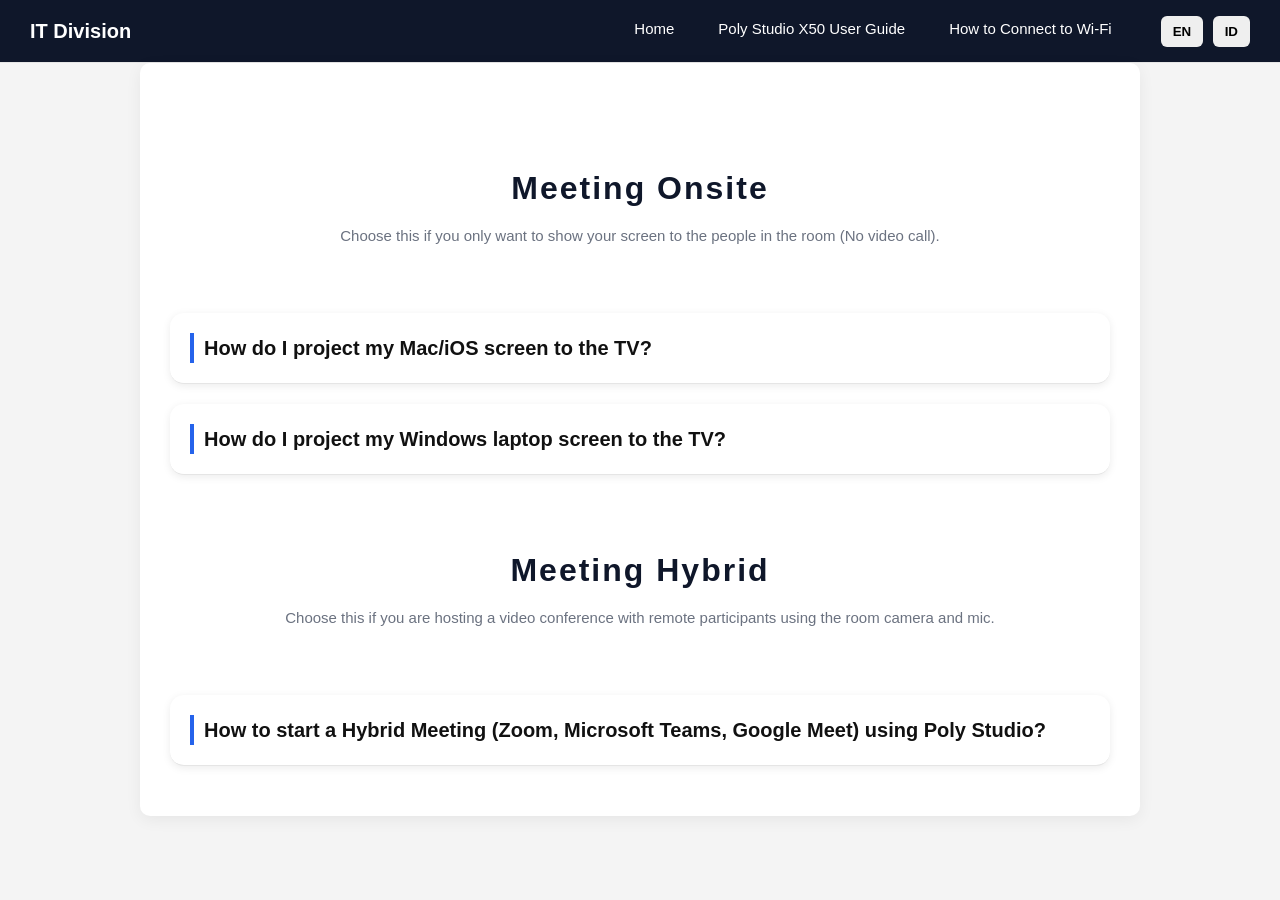
<file: index.html>
<!DOCTYPE html>
<html lang="en">
<head>

<meta charset="UTF-8">
<meta name="viewport" content="width=device-width, initial-scale=1.0">

<title>Meeting Room Guide</title>

<link href="https://fonts.googleapis.com/css2?family=Inter:wght@400;600;700&display=swap" rel="stylesheet">

<link rel="stylesheet" href="style.css">

<style>

body{
  margin:0;
  font-family:'Inter', sans-serif;
  background:#f4f4f4;
}

.navbar{
  background:#0f172a;
  color:white;
  padding:15px 30px;
  display:flex;
  justify-content:space-between;
  align-items:center;
  flex-wrap:wrap;
}

.logo{
  font-weight:700;
  font-size:20px;
}

.menu{
  display:flex;
  align-items:center;
  flex-wrap:wrap;
}

.menu a{
  color:white;
  text-decoration:none;
  margin-left:20px;
  font-size:15px;
}

.container{
  max-width:1000px;
  margin:auto;
  padding:30px;
}

.header{
  margin-top:30px;
  margin-bottom:20px;
}

.header h1{
  color:#0f172a;
  font-size:32px;
  margin-bottom:10px;
}

.section-desc{
  color:#6b7280;
  font-size:15px;
  margin-top:0;
  margin-bottom:25px;
  line-height:1.6;
}

.article{
  background:white;
  padding:20px;
  border-radius:14px;
  margin-bottom:20px;
  box-shadow:0 2px 8px rgba(0,0,0,0.08);
  transition:0.2s;
}

.article:hover{
  transform:translateY(-3px);
}

.article a{
  text-decoration:none;
  color:#111827;
}

.article h2{
  margin:0;
  font-size:20px;
  line-height:1.5;
}

.lang-switch{
  margin-left:20px;
}

.lang-switch button{
  padding:8px 12px;
  border:none;
  border-radius:6px;
  cursor:pointer;
  margin-left:5px;
  font-weight:600;
}

.lang-switch button:hover{
  opacity:0.9;
}

@media(max-width:768px){

  .navbar{
    flex-direction:column;
    align-items:flex-start;
  }

  .menu{
    margin-top:15px;
  }

  .menu a{
    margin-left:0;
    margin-right:15px;
    margin-bottom:10px;
  }

  .lang-switch{
    margin-left:0;
  }

}

</style>

</head>

<body>

<!-- NAVBAR -->
<div class="navbar">

  <div class="logo">
    IT Division
  </div>

  <div class="menu">

    <a href="index.html" id="navHome">
      Home
    </a>

    <a href="polycom.html" id="navPolycom">
      Poly Studio X50 User Guide
    </a>

    <a href="access_wifi.html" id="navWifi">
      How to Connect to Wi-Fi
    </a>

    <span class="lang-switch">
      <button onclick="setLanguage('en')">EN</button>
      <button onclick="setLanguage('id')">ID</button>
    </span>

  </div>

</div>

<!-- CONTENT -->
<div class="container">

  <!-- ONSITE -->
  <div class="header">

    <h1 id="onsiteTitle">
      Meeting Onsite
    </h1>

    <p class="section-desc" id="onsiteDesc">
      Choose this if you only want to show your screen to the people in the room (No video call).
    </p>

  </div>

  <div class="article">
    <h2>
      <a href="panduan_Apple.html" id="article1">
        How do I project my Mac/iOS screen to the TV?
      </a>
    </h2>
  </div>

  <div class="article">
    <h2>
      <a href="panduan_windows.html" id="article2">
        How do I project my Windows laptop screen to the TV?
      </a>
    </h2>
  </div>

  <!-- HYBRID -->
  <div class="header">

    <h1 id="hybridTitle">
      Meeting Hybrid
    </h1>

    <p class="section-desc" id="hybridDesc">
      Choose this if you are hosting a video conference with remote participants using the room camera and mic.
    </p>

  </div>

  <div class="article">
    <h2>
      <a href="polycom.html" id="article3">
        How to start a Hybrid Meeting (Zoom, Microsoft Teams, Google Meet) using Poly Studio?
      </a>
    </h2>
  </div>

</div>

<script>

function setLanguage(lang){

  const text = {

    en: {

      /* NAVBAR */
      navHome: "Home",
      navPolycom: "Poly Studio X50 User Guide",
      navWifi: "How to Connect to Wi-Fi",

      /* ONSITE */
      onsiteTitle: "Meeting Onsite",

      onsiteDesc:
      "Choose this if you only want to show your screen to the people in the room (No video call).",

      article1:
      "How do I project my Mac/iOS screen to the TV?",

      article2:
      "How do I project my Windows laptop screen to the TV?",

      /* HYBRID */
      hybridTitle: "Meeting Hybrid",

      hybridDesc:
      "Choose this if you are hosting a video conference with remote participants using the room camera and mic.",

      article3:
      "How do I connect to a Zoom meeting using Poly Studio X50?"
    },

    id: {

      /* NAVBAR */
      navHome: "Beranda",
      navPolycom: "Panduan Pengguna Poly Studio X50",
      navWifi: "Cara Menghubungkan ke Wi-Fi",

      /* ONSITE */
      onsiteTitle: "Meeting Onsite",

      onsiteDesc:
      "Pilih opsi ini jika Anda hanya ingin menampilkan layar kepada peserta yang berada di dalam ruangan (tanpa video conference).",

      article1:
      "Bagaimana cara menampilkan layar MacBook, iPad, atau iPhone ke TV?",

      article2:
      "Bagaimana cara menampilkan layar laptop Windows ke TV?",

      /* HYBRID */
      hybridTitle: "Meeting Hybrid",

      hybridDesc:
      "Pilih opsi ini jika Anda ingin mengadakan video conference dengan peserta yang berada di lokasi lain menggunakan kamera dan mikrofon yang tersedia di ruang meeting.",

      article3:
      "Bagaimana cara bergabung ke meeting Zoom menggunakan Poly Studio X50?"
    }

  };

  for(const key in text[lang]){
    document.getElementById(key).innerHTML = text[lang][key];
  }

}

</script>

</body>
</html>
</file>
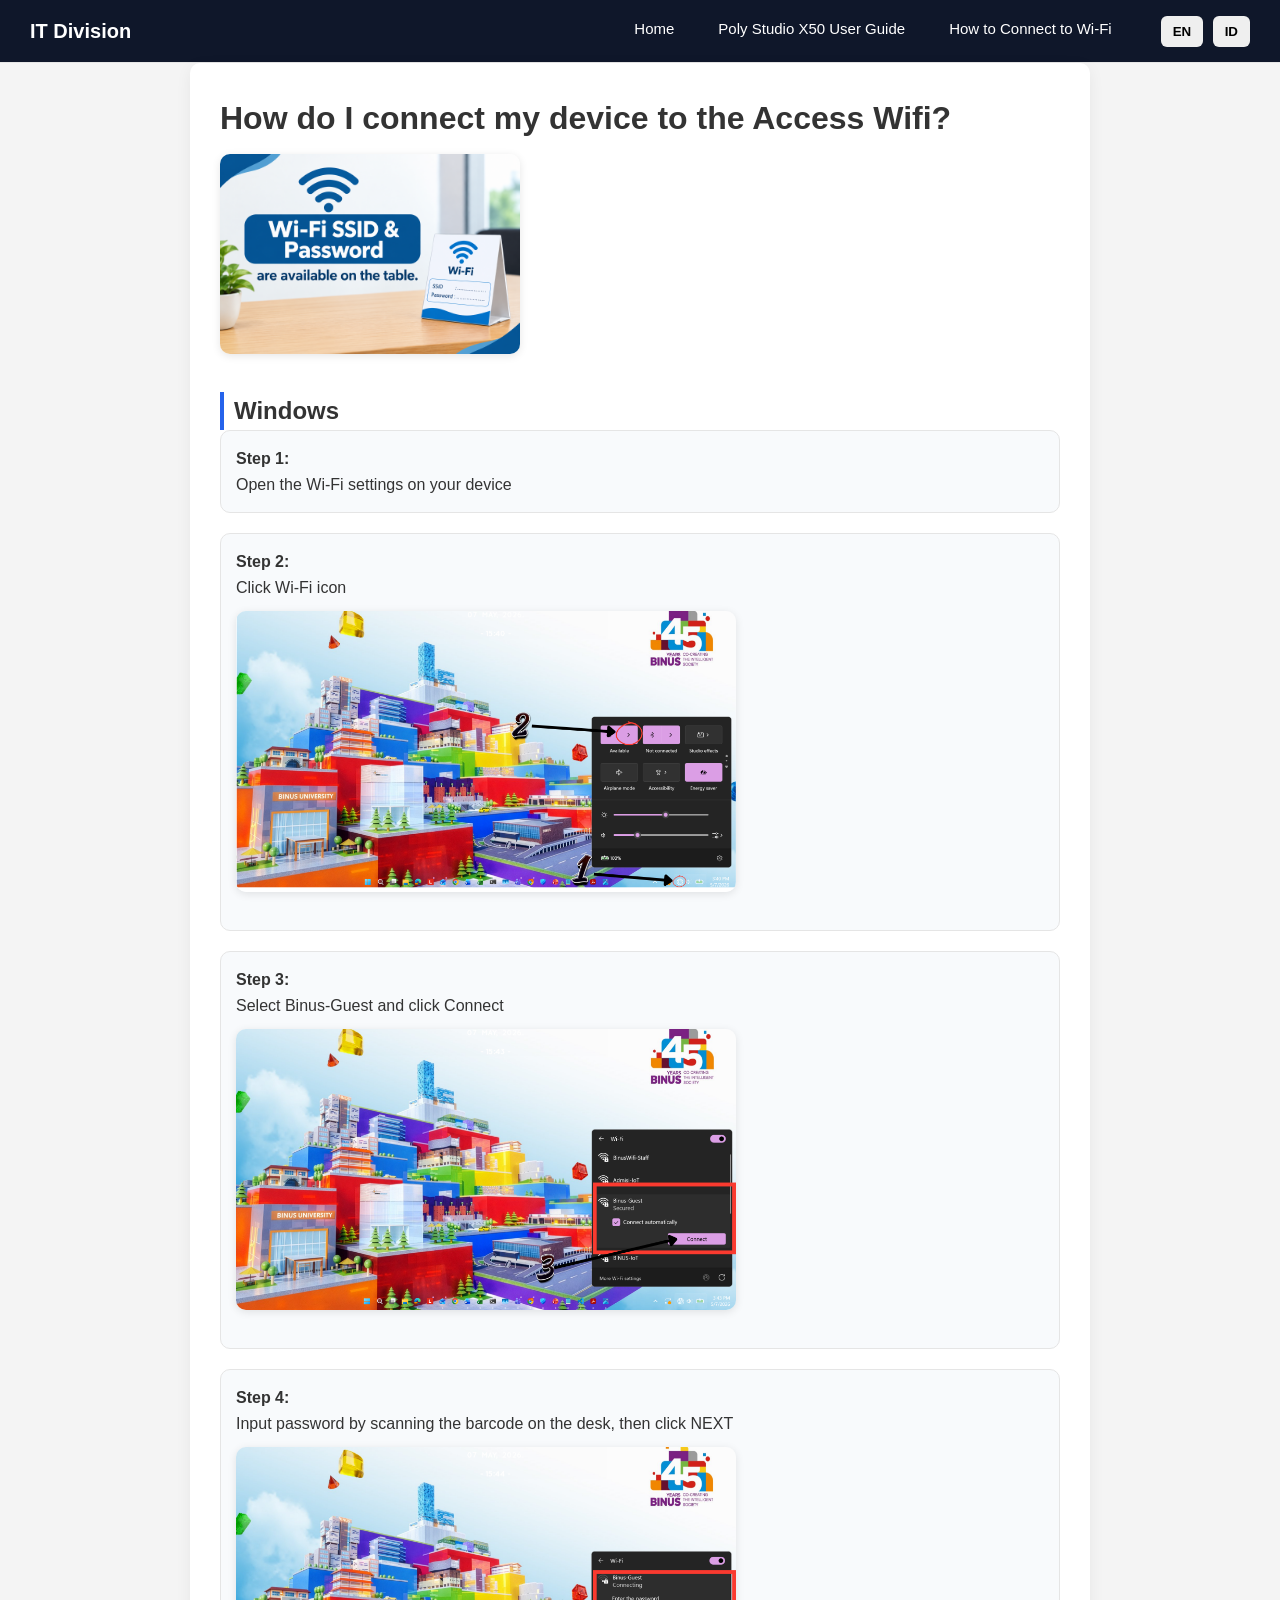
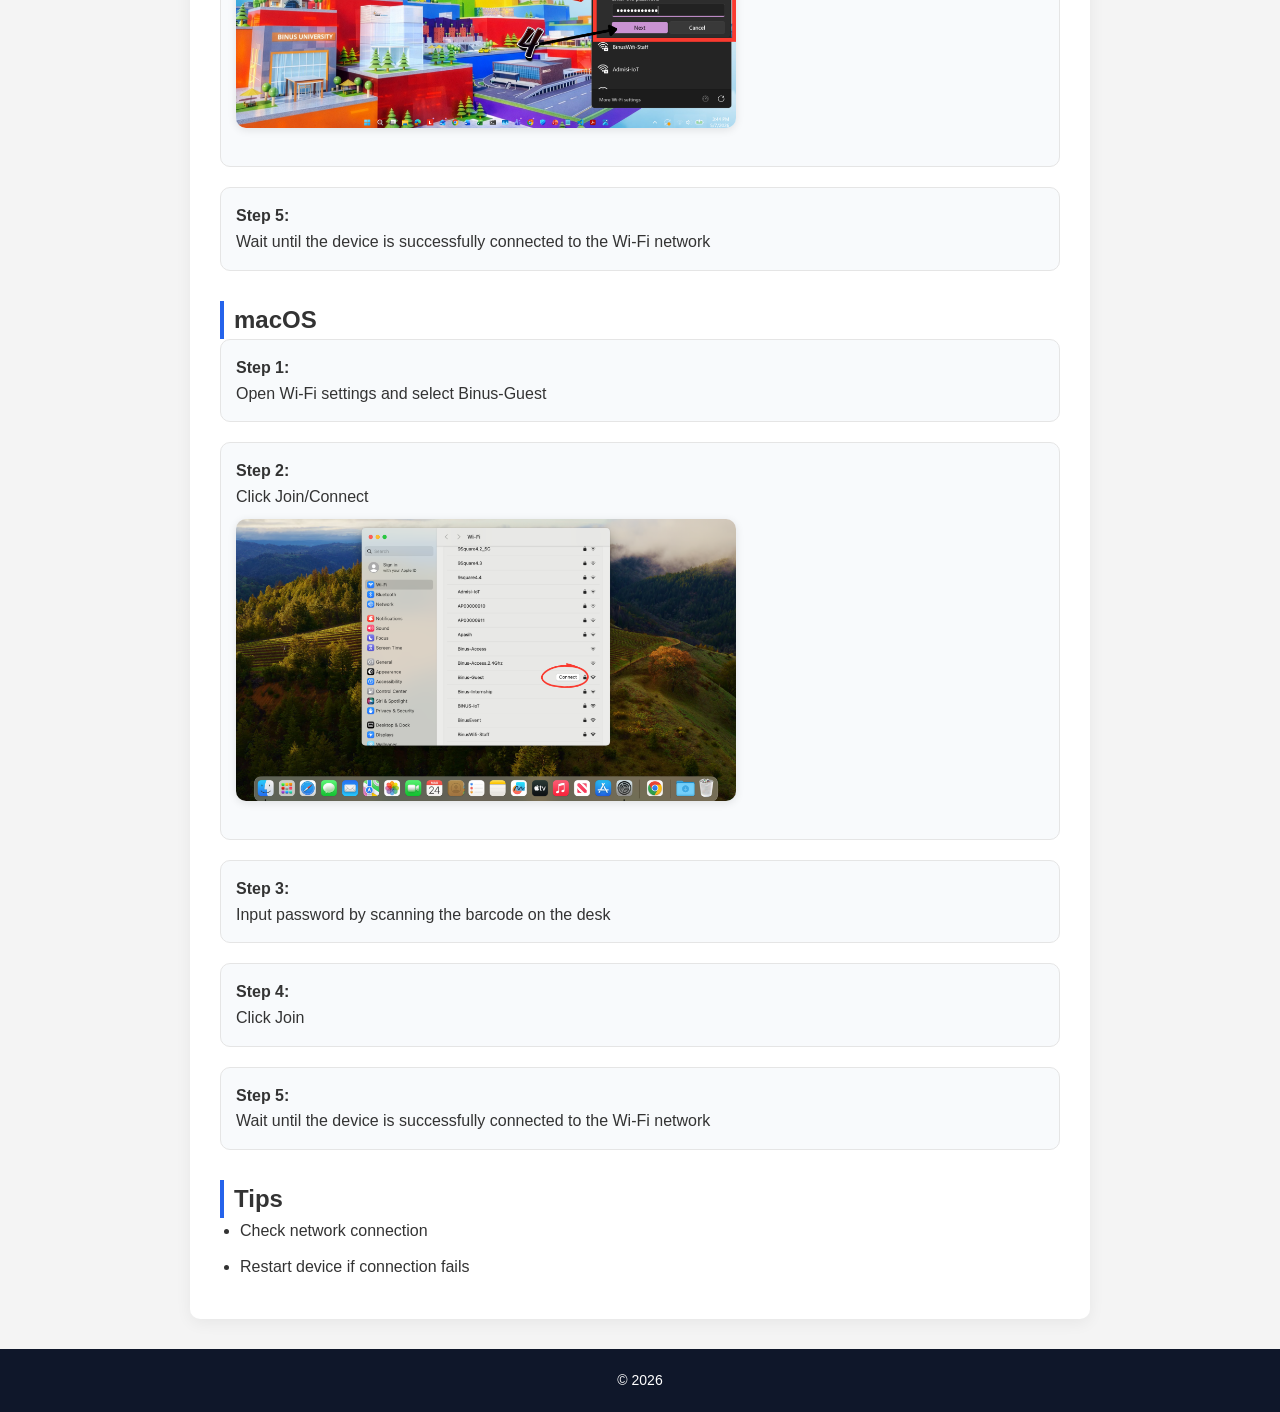
<file: access_wifi.html>
<!DOCTYPE html>
<html lang="en">
<head>
  <meta charset="UTF-8">
  <title>Access WiFi Guide</title>
  <meta name="viewport" content="width=device-width, initial-scale=1.0">

  <link rel="stylesheet" href="style.css">

  <style>

    body {
      font-family: Arial, sans-serif;
      margin: 0;
      background: #f4f4f4;
    }

    .navbar {
      background: #0f172a;
      color: white;
      padding: 15px 30px;
      display: flex;
      justify-content: space-between;
      align-items: center;
      flex-wrap: wrap;
    }

    .logo {
      font-size: 20px;
      font-weight: bold;
    }

    .menu {
      display: flex;
      align-items: center;
      flex-wrap: wrap;
    }

    .menu a {
      color: white;
      text-decoration: none;
      margin-left: 20px;
      font-size: 15px;
    }

    .container {
      max-width: 900px;
      margin: auto;
      background: white;
      padding: 30px;
    }

    .step {
      background: #f8fafc;
      padding: 15px;
      border-radius: 10px;
      margin-bottom: 20px;
    }

    img {
      border-radius: 10px;
      margin-top: 10px;
      box-shadow: 0 2px 8px rgba(0,0,0,0.1);
    }

    footer {
      text-align: center;
      padding: 20px;
      background: #0f172a;
      color: white;
      margin-top: 30px;
    }

    .lang-switch {
      margin-left: 20px;
    }

    .lang-switch button {
      padding: 8px 12px;
      border: none;
      border-radius: 6px;
      cursor: pointer;
      margin-left: 5px;
      font-weight: bold;
    }

    .lang-switch button:hover {
      opacity: 0.9;
    }

    @media(max-width:768px){

      .navbar{
        flex-direction: column;
        align-items: flex-start;
      }

      .menu{
        margin-top: 15px;
      }

      .menu a{
        margin-left: 0;
        margin-right: 15px;
        margin-bottom: 10px;
      }

      .lang-switch{
        margin-left: 0;
      }

    }

  </style>

</head>

<body>

<header>

  <div class="navbar">

    <div class="logo">
      IT Division
    </div>

    <div class="menu">

      <a href="index.html" id="navHome">
        Home
      </a>

      <a href="polycom.html" id="navPolycom">
        Poly Studio X50 User Guide
      </a>

      <a href="access_wifi.html" id="navWifi">
        How to Connect to Wi-Fi
      </a>

      <span class="lang-switch">
        <button onclick="setLanguage('en')">EN</button>
        <button onclick="setLanguage('id')">ID</button>
      </span>

    </div>

  </div>

</header>

<div class="container">

  <h1 id="title">
    How do I connect my device to the Access Wifi?
  </h1>

  <p>
    <img src="img/Access Wifi.png"
         style="width:70%; max-width:300px;">
  </p>

  <!-- WINDOWS -->
  <h2>Windows</h2>

  <div class="step">
    <strong>Step 1:</strong><br>

    <span id="win1">
      Open the Wi-Fi settings on your device
    </span>
  </div>

  <div class="step">
    <strong>Step 2:</strong><br>

    <span id="win2">
      Click Wi-Fi icon
    </span>

    <p>
      <img src="img/wifi1.png"
           style="width:80%; max-width:500px;">
    </p>
  </div>

  <div class="step">
    <strong>Step 3:</strong><br>

    <span id="win3">
      Select Binus-Guest and click Connect
    </span>

    <p>
      <img src="img/wifi2.png"
           style="width:80%; max-width:500px;">
    </p>
  </div>

  <div class="step">
    <strong>Step 4:</strong><br>

    <span id="win4">
      Input password by scanning the barcode on the desk, then click NEXT
    </span>

    <p>
      <img src="img/wifi3.png"
           style="width:80%; max-width:500px;">
    </p>
  </div>

  <div class="step">
    <strong>Step 5:</strong><br>

    <span id="win5">
      Wait until the device is successfully connected to the Wi-Fi network
    </span>
  </div>

  <!-- MACOS -->
  <h2>macOS</h2>

  <div class="step">
    <strong>Step 1:</strong><br>

    <span id="mac1">
      Open Wi-Fi settings and select Binus-Guest
    </span>
  </div>

  <div class="step">
    <strong>Step 2:</strong><br>

    <span id="mac2">
      Click Join/Connect
    </span>

    <p>
      <img src="img/Macos_wifi.png"
           style="width:80%; max-width:500px;">
    </p>
  </div>

  <div class="step">
    <strong>Step 3:</strong><br>

    <span id="mac3">
      Input password by scanning the barcode on the desk
    </span>
  </div>

  <div class="step">
    <strong>Step 4:</strong><br>

    <span id="mac4">
      Click Join
    </span>
  </div>

  <div class="step">
    <strong>Step 5:</strong><br>

    <span id="mac5">
      Wait until the device is successfully connected to the Wi-Fi network
    </span>
  </div>

  <!-- TIPS -->
  <h2 id="tipsTitle">
    Tips
  </h2>

  <ul>

   

    <li id="tip2">
      Check network connection
    </li>

    <li id="tip3">
      Restart device if connection fails
    </li>

  </ul>

</div>

<footer>
  © 2026
</footer>

<script>

function setLanguage(lang) {

  const text = {

    en: {

      /* NAVBAR */
      navHome: "Home",
      navPolycom: "Poly Studio X50 User Guide",
      navWifi: "How to Connect to Wi-Fi",

      /* PAGE */
      title: "How do I connect my device to the Access Wifi?",

      /* WINDOWS */
      win1: "Open the Wi-Fi settings on your device",
      win2: "Click Wi-Fi icon",
      win3: "Select Binus-Guest and click Connect",
      win4: "Input password by scanning the barcode on the desk, then click NEXT",
      win5: "Wait until the device is successfully connected to the Wi-Fi network",

      /* MACOS */
      mac1: "Open Wi-Fi settings and select Binus-Guest",
      mac2: "Click Join/Connect",
      mac3: "Input password by scanning the barcode on the desk",
      mac4: "Click Join",
      mac5: "Wait until the device is successfully connected to the Wi-Fi network",

      /* TIPS */
      tipsTitle: "Tips",
      tip2: "Check network connection",
      tip3: "Restart device if connection fails"
    },

    id: {

      /* NAVBAR */
      navHome: "Beranda",
      navPolycom: "Panduan Pengguna Poly Studio X50",
      navWifi: "Cara Menghubungkan ke Wi-Fi",

      /* PAGE */
      title: "Bagaimana cara menghubungkan perangkat ke Access Wifi?",

      /* WINDOWS */
      win1: "Buka pengaturan Wi-Fi pada perangkat",
      win2: "Klik ikon Wi-Fi",
      win3: "Pilih Binus-Guest lalu klik Connect",
      win4: "Masukkan password dengan scan barcode di meja lalu klik NEXT",
      win5: "Tunggu hingga perangkat berhasil terhubung ke jaringan Wi-Fi",

      /* MACOS */
      mac1: "Buka pengaturan Wi-Fi lalu pilih Binus-Guest",
      mac2: "Klik Join/Connect",
      mac3: "Masukkan password dengan scan barcode di meja",
      mac4: "Klik Join",
      mac5: "Tunggu hingga perangkat berhasil terhubung ke jaringan Wi-Fi",

      /* TIPS */
      tipsTitle: "Tips",
      
      tip2: "Periksa koneksi jaringan",
      tip3: "Restart perangkat jika koneksi gagal"
    }
  };

  for (const key in text[lang]) {
    document.getElementById(key).innerHTML = text[lang][key];
  }

}

</script>

</body>
</html>
</file>
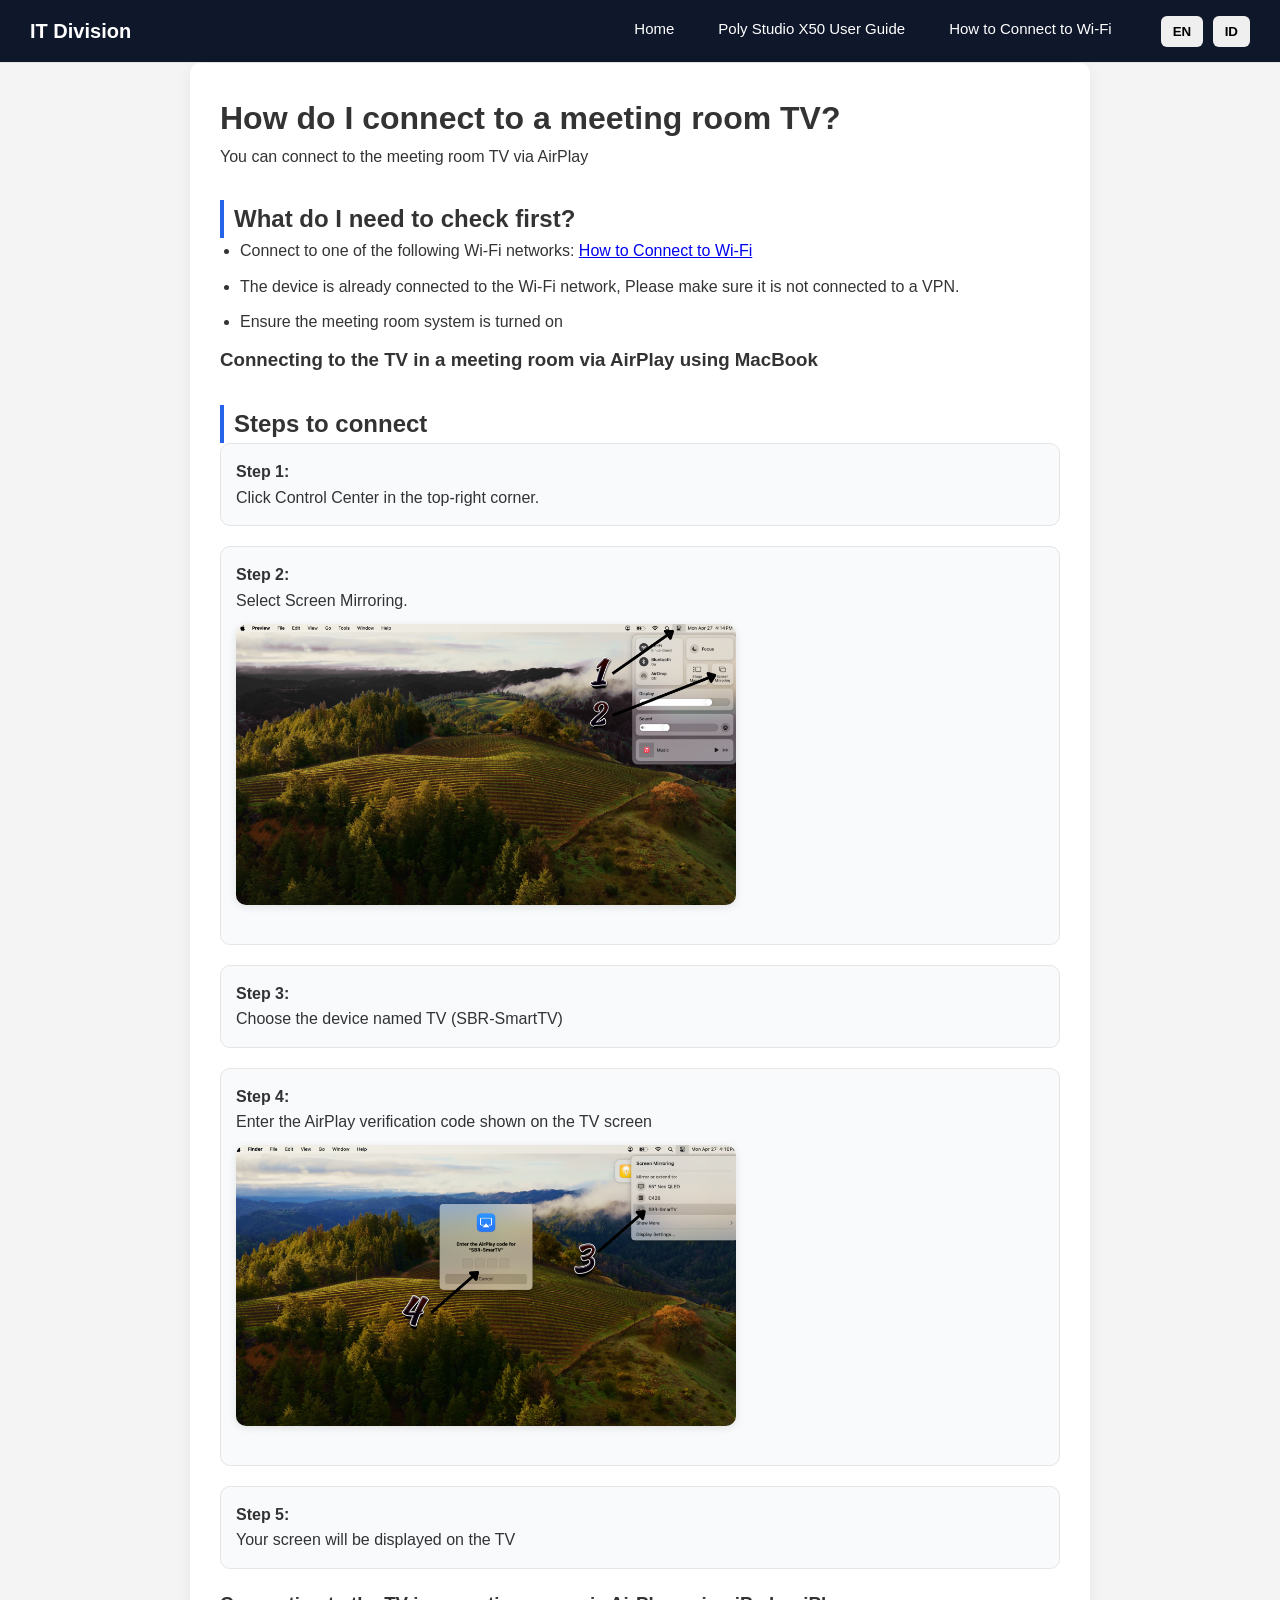
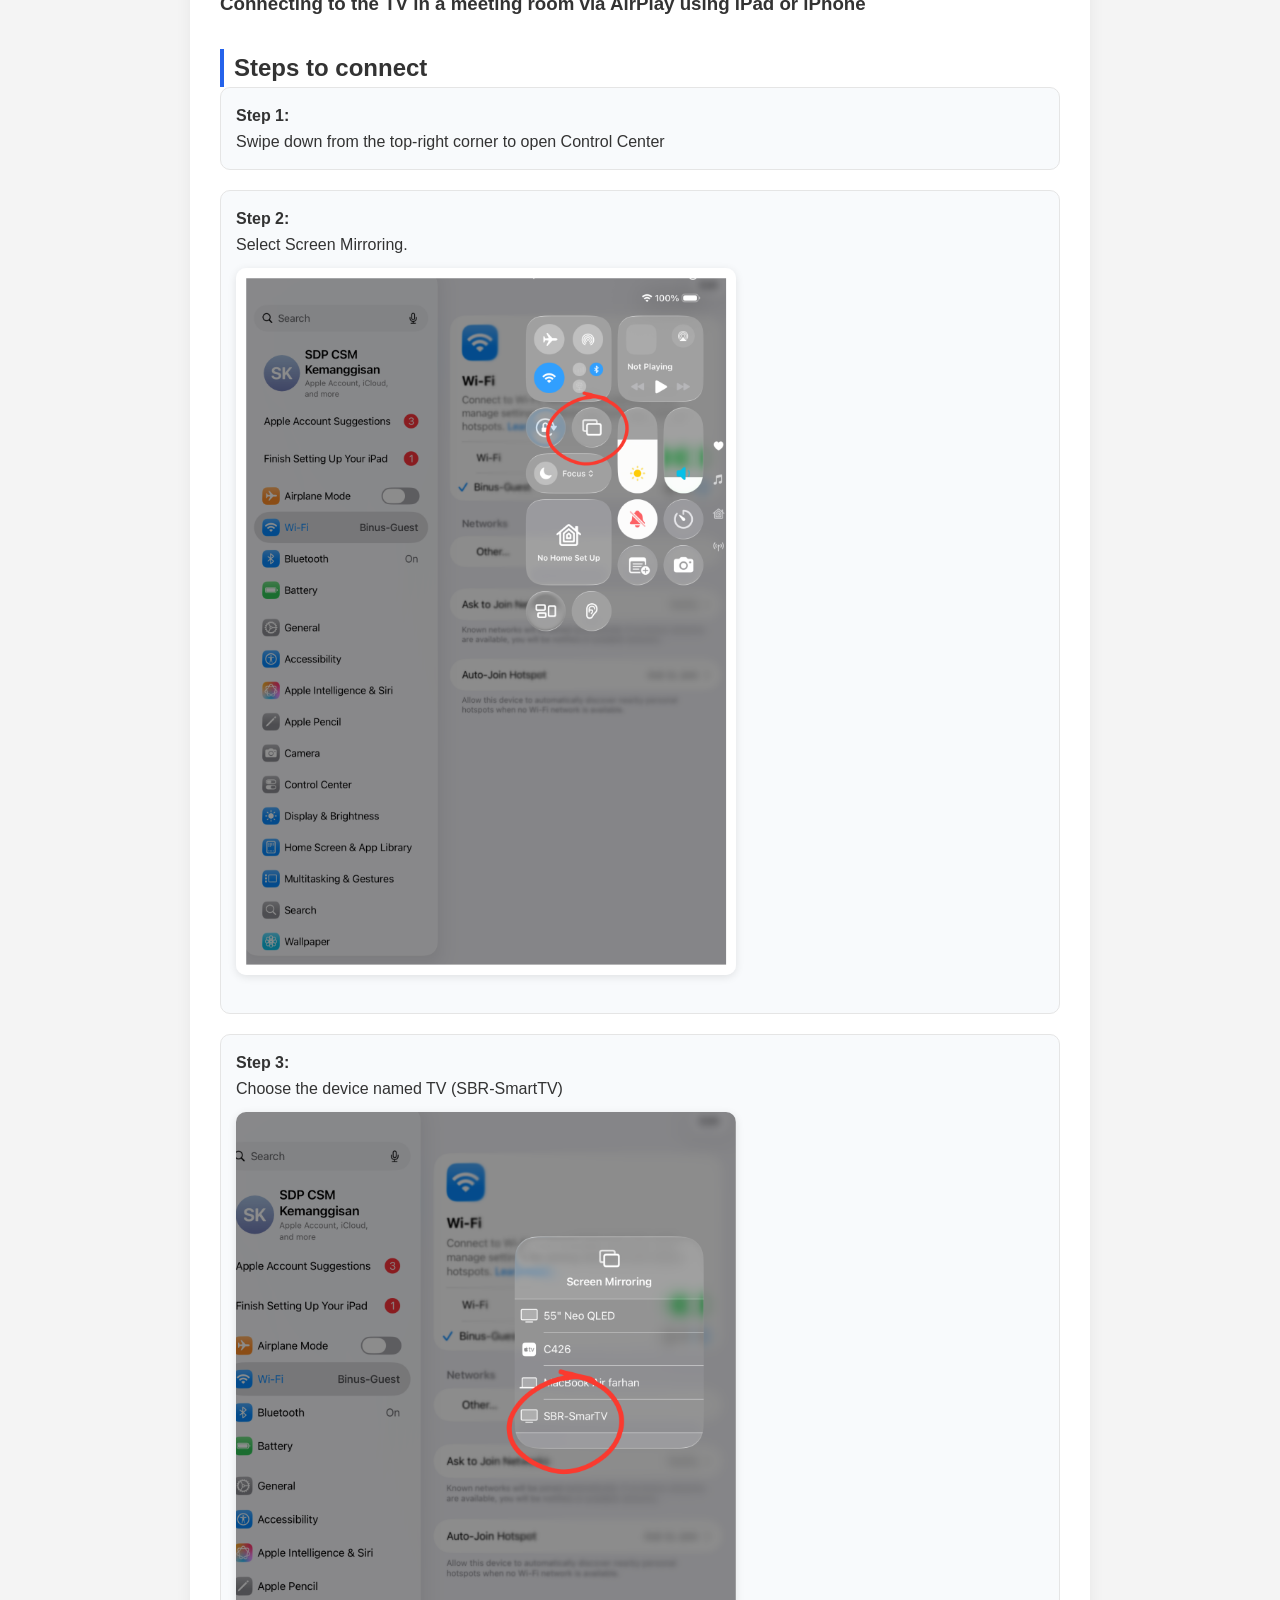
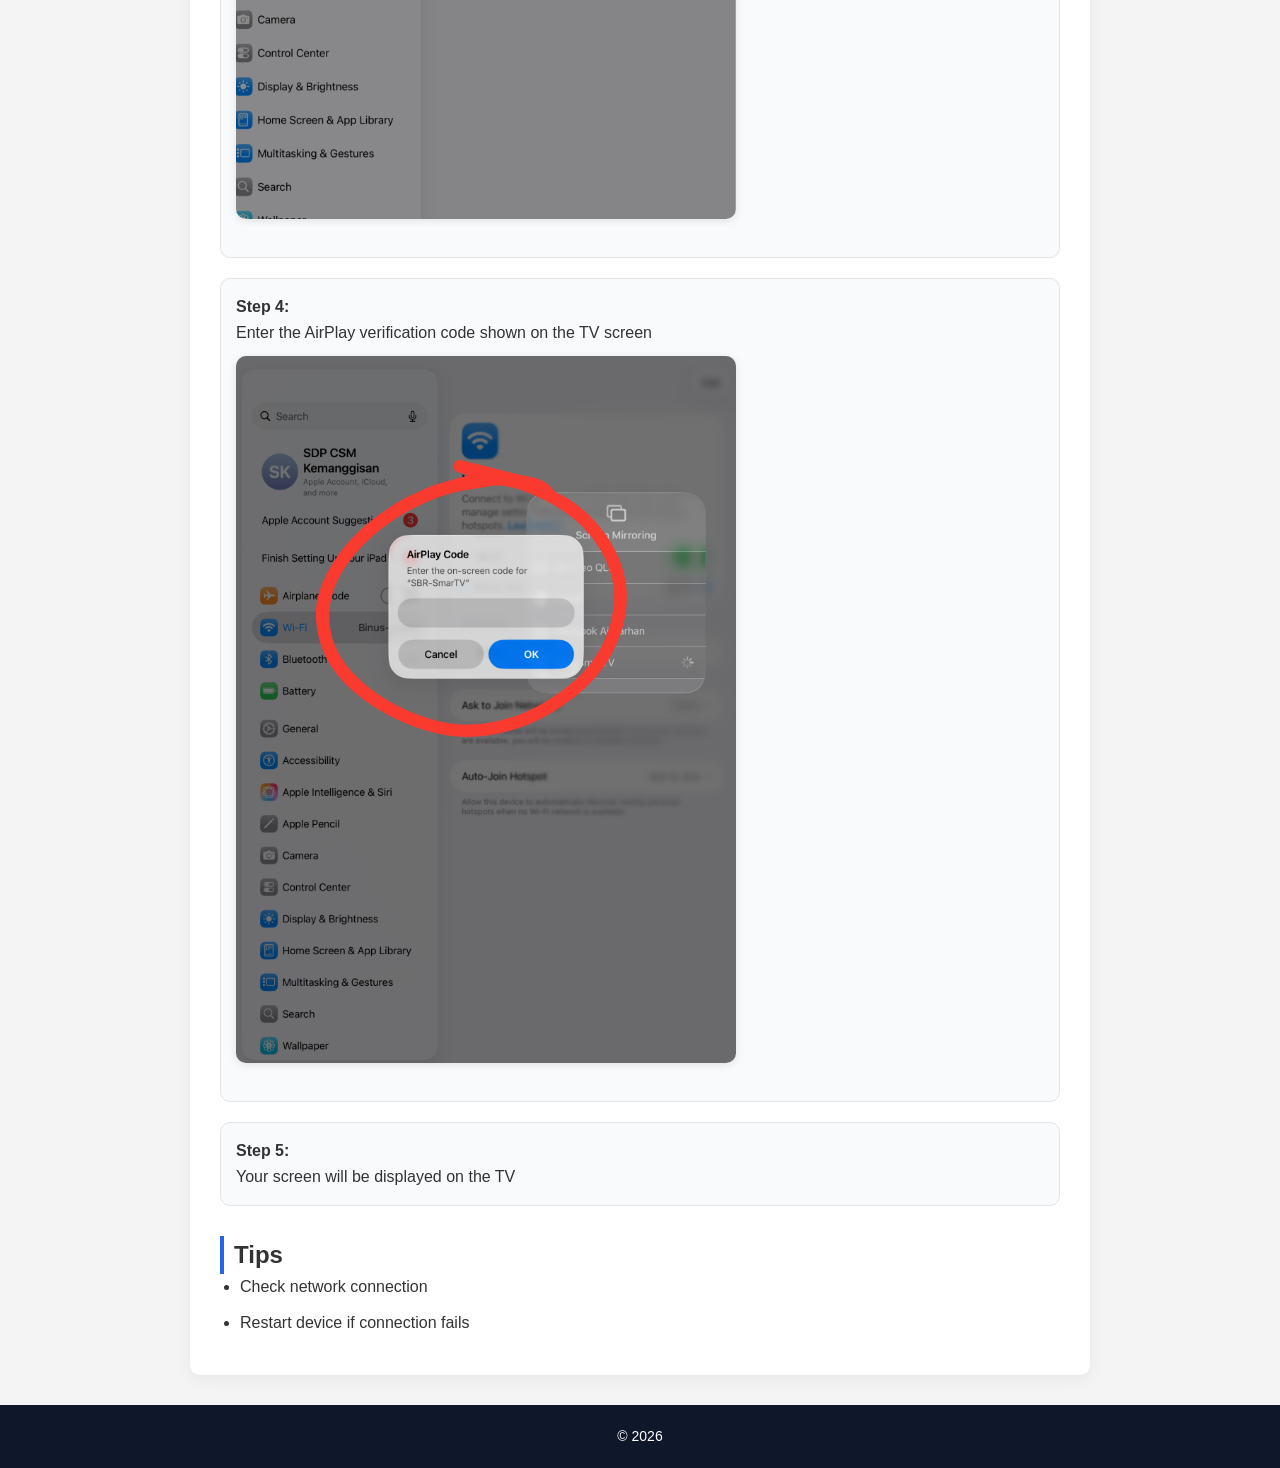
<file: panduan_Apple.html>
<!DOCTYPE html>
<html lang="en">
<head>
  <meta charset="UTF-8" />
  <title>Connecting Your Device</title>
  <meta name="viewport" content="width=device-width, initial-scale=1.0" />

  <link rel="stylesheet" href="style.css" />

  <style>

    body {
      font-family: Arial, sans-serif;
      margin: 0;
      background: #f4f4f4;
    }

    .navbar {
      background: #0f172a;
      color: white;
      padding: 15px 30px;
      display: flex;
      justify-content: space-between;
      align-items: center;
      flex-wrap: wrap;
    }

    .logo {
      font-size: 20px;
      font-weight: bold;
    }

    .menu {
      display: flex;
      align-items: center;
      flex-wrap: wrap;
    }

    .menu a {
      color: white;
      text-decoration: none;
      margin-left: 20px;
      font-size: 15px;
    }

    .container {
      max-width: 900px;
      margin: auto;
      background: white;
      padding: 30px;
    }

    .step {
      background: #f8fafc;
      padding: 15px;
      border-radius: 10px;
      margin-bottom: 20px;
    }

    img {
      border-radius: 10px;
      margin-top: 10px;
      box-shadow: 0 2px 8px rgba(0,0,0,0.1);
    }

    footer {
      text-align: center;
      padding: 20px;
      background: #0f172a;
      color: white;
      margin-top: 30px;
    }

    .lang-switch {
      margin-left: 20px;
    }

    .lang-switch button {
      padding: 8px 12px;
      border: none;
      border-radius: 6px;
      cursor: pointer;
      margin-left: 5px;
      font-weight: bold;
    }

    .lang-switch button:hover {
      opacity: 0.9;
    }

    @media(max-width:768px){

      .navbar{
        flex-direction: column;
        align-items: flex-start;
      }

      .menu{
        margin-top: 15px;
      }

      .menu a{
        margin-left: 0;
        margin-right: 15px;
        margin-bottom: 10px;
      }

      .lang-switch{
        margin-left: 0;
      }

    }

  </style>
</head>

<body>

<header>

  <div class="navbar">

    <div class="logo">
      IT Division
    </div>

    <div class="menu">

      <a href="index.html" id="navHome">
        Home
      </a>

      <a href="polycom.html" id="navPolycom">
        Poly Studio X50 User Guide
      </a>

      <a href="access_wifi.html" id="navWifi">
        How to Connect to Wi-Fi
      </a>

      <span class="lang-switch">
        <button onclick="setLanguage('en')">EN</button>
        <button onclick="setLanguage('id')">ID</button>
      </span>

    </div>

  </div>

</header>

<div class="container">

  <h1 id="title">
    How do I connect to a meeting room TV?
  </h1>

  <p id="intro">
    You can connect to the meeting room TV via AirPlay
  </p>

  <h2 id="checkTitle">
    What do I need to check first?
  </h2>

  <ul>

    <li id="check1">
      Connect to one of the following Wi-Fi networks:
      <a href="access_wifi.html">How to Connect to Wi-Fi</a>
    </li>

    <li id="check2">
     The device is already connected to the Wi-Fi network, Please make sure it is not connected to a VPN.
    </li>

    <li id="check3">
      Ensure the meeting room system is turned on
    </li>

  </ul>

  <!-- MACBOOK -->

  <h3 id="macTitle">
    Connecting to the TV in a meeting room via AirPlay using MacBook
  </h3>

  <h2 id="stepsTitle1">
    Steps to connect
  </h2>

  <div class="step">
    <strong>Step 1:</strong><br />

    <span id="macStep1">
      Click Control Center in the top-right corner.
    </span>
  </div>

  <div class="step">
    <strong>Step 2:</strong><br />

    <span id="macStep2">
      Select Screen Mirroring.
    </span>

    <p>
      <img src="img/1panduan-1.png"
           style="width:80%; max-width:500px;" />
    </p>
  </div>

  <div class="step">
    <strong>Step 3:</strong><br />

    <span id="macStep3">
      Choose the device named TV (SBR-SmartTV)
    </span>
  </div>

  <div class="step">
    <strong>Step 4:</strong><br />

    <span id="macStep4">
      Enter the AirPlay verification code shown on the TV screen
    </span>

    <p>
      <img src="img/1panduan-2.png"
           style="width:80%; max-width:500px;" />
    </p>
  </div>

  <div class="step">
    <strong>Step 5:</strong><br />

    <span id="macStep5">
      Your screen will be displayed on the TV
    </span>
  </div>

  <!-- IOS -->

  <h3 id="iosTitle">
    Connecting to the TV in a meeting room via AirPlay using iPad or iPhone
  </h3>

  <h2 id="stepsTitle2">
    Steps to connect
  </h2>

  <div class="step">
    <strong>Step 1:</strong><br />

    <span id="iosStep1">
      Swipe down from the top-right corner to open Control Center
    </span>
  </div>

  <div class="step">
    <strong>Step 2:</strong><br />

    <span id="iosStep2">
      Select Screen Mirroring.
    </span>

    <p>
      <img src="img/1panduan-3.png"
           style="width:80%; max-width:500px;" />
    </p>
  </div>

  <div class="step">
    <strong>Step 3:</strong><br />

    <span id="iosStep3">
      Choose the device named TV (SBR-SmartTV)
    </span>

    <p>
      <img src="img/1panduan-4.png"
           style="width:80%; max-width:500px;" />
    </p>
  </div>

  <div class="step">
    <strong>Step 4:</strong><br />

    <span id="iosStep4">
      Enter the AirPlay verification code shown on the TV screen
    </span>

    <p>
      <img src="img/1panduan-5.png"
           style="width:80%; max-width:500px;" />
    </p>
  </div>

  <div class="step">
    <strong>Step 5:</strong><br />

    <span id="iosStep5">
      Your screen will be displayed on the TV
    </span>
  </div>

  <!-- TIPS -->

  <h2 id="tipsTitle">
    Tips
  </h2>

  <ul>

   

    <li id="tip1">
      Check network connection
    </li>

    <li id="tip2">
      Restart device if connection fails
    </li>

  </ul>

</div>

<footer>
  © 2026
</footer>

<script>

function setLanguage(lang) {

  const text = {

    en: {

      /* NAVBAR */
      navHome: "Home",
      navPolycom: "Poly Studio X50 User Guide",
      navWifi: "How to Connect to Wi-Fi",

      /* PAGE */
      title: "How do I connect to a meeting room TV?",
      intro: "You can connect to the meeting room TV via AirPlay",

      checkTitle: "What do I need to check first?",

      check1:
      'Connect to one of the following Wi-Fi networks: <a href="access_wifi.html">Access Wifi</a>',

      check2:
      "The device is already connected to the Wi-Fi network. Please make sure it is not connected to a VPN.",

      check3:
      "Ensure the meeting room system is turned on",

      /* MACBOOK */
      macTitle:
      "Connecting to the TV in a meeting room via AirPlay using MacBook",

      stepsTitle1:
      "Steps to connect",

      macStep1:
      "Click Control Center in the top-right corner.",

      macStep2:
      "Select Screen Mirroring.",

      macStep3:
      "Choose the device named TV (SBR-SmartTV)",

      macStep4:
      "Enter the AirPlay verification code shown on the TV screen",

      macStep5:
      "Your screen will be displayed on the TV",

      /* IOS */
      iosTitle:
      "Connecting to the TV in a meeting room via AirPlay using iPad or iPhone",

      stepsTitle2:
      "Steps to connect",

      iosStep1:
      "Swipe down from the top-right corner to open Control Center",

      iosStep2:
      "Select Screen Mirroring.",

      iosStep3:
      "Choose the device named TV (SBR-SmartTV)",

      iosStep4:
      "Enter the AirPlay verification code shown on the TV screen",

      iosStep5:
      "Your screen will be displayed on the TV",

      /* TIPS */
      tipsTitle: "Tips",

      
      tip1:
      "Check network connection",

      tip2:
      "Restart device if connection fails"
    },

    id: {

      /* NAVBAR */
      navHome: "Beranda",
      navPolycom: "Panduan Pengguna Poly Studio X50",
      navWifi: "Cara Menghubungkan ke Wi-Fi",

      /* PAGE */
      title: "Bagaimana cara menghubungkan ke TV ruang meeting?",

      intro:
      "Anda dapat menghubungkan perangkat ke TV ruang meeting melalui AirPlay",

      checkTitle:
      "Apa yang perlu diperiksa terlebih dahulu?",

      check1:
      'Hubungkan ke salah satu jaringan Wi-Fi berikut: <a href="access_wifi.html">Access Wifi</a>',

      check2:
      "Perangkat sudah terhubung ke jaringan Wi-Fi, Pastikan perangkat tidak terhubung ke VPN.",

      check3:
      "Pastikan semua perangkat sistem meeting room sudah menyala",

      /* MACBOOK */
      macTitle:
      "Menghubungkan ke TV ruang meeting melalui AirPlay menggunakan MacBook",

      stepsTitle1:
      "Langkah-langkah koneksi",

      macStep1:
      "Klik Control Center di pojok kanan atas.",

      macStep2:
      "Pilih Screen Mirroring.",

      macStep3:
      "Pilih perangkat dengan nama TV (SBR-SmartTV)",

      macStep4:
      "Masukkan kode verifikasi AirPlay yang muncul di layar TV",

      macStep5:
      "Layar perangkat akan tampil di TV",

      /* IOS */
      iosTitle:
      "Menghubungkan ke TV ruang meeting melalui AirPlay menggunakan iPad atau iPhone",

      stepsTitle2:
      "Langkah-langkah koneksi",

      iosStep1:
      "Geser layar dari kanan atas untuk membuka Control Center",

      iosStep2:
      "Pilih Screen Mirroring.",

      iosStep3:
      "Pilih perangkat dengan nama TV (SBR-SmartTV)",

      iosStep4:
      "Masukkan kode verifikasi AirPlay yang muncul di layar TV",

      iosStep5:
      "Layar perangkat akan tampil di TV",

      /* TIPS */
      tipsTitle:
      "Tips",

      

      tip1:
      "Periksa koneksi jaringan",

      tip2:
      "Restart perangkat jika koneksi gagal"
    }
  };

  for (const key in text[lang]) {
    document.getElementById(key).innerHTML = text[lang][key];
  }

}

</script>

</body>
</html>
</file>
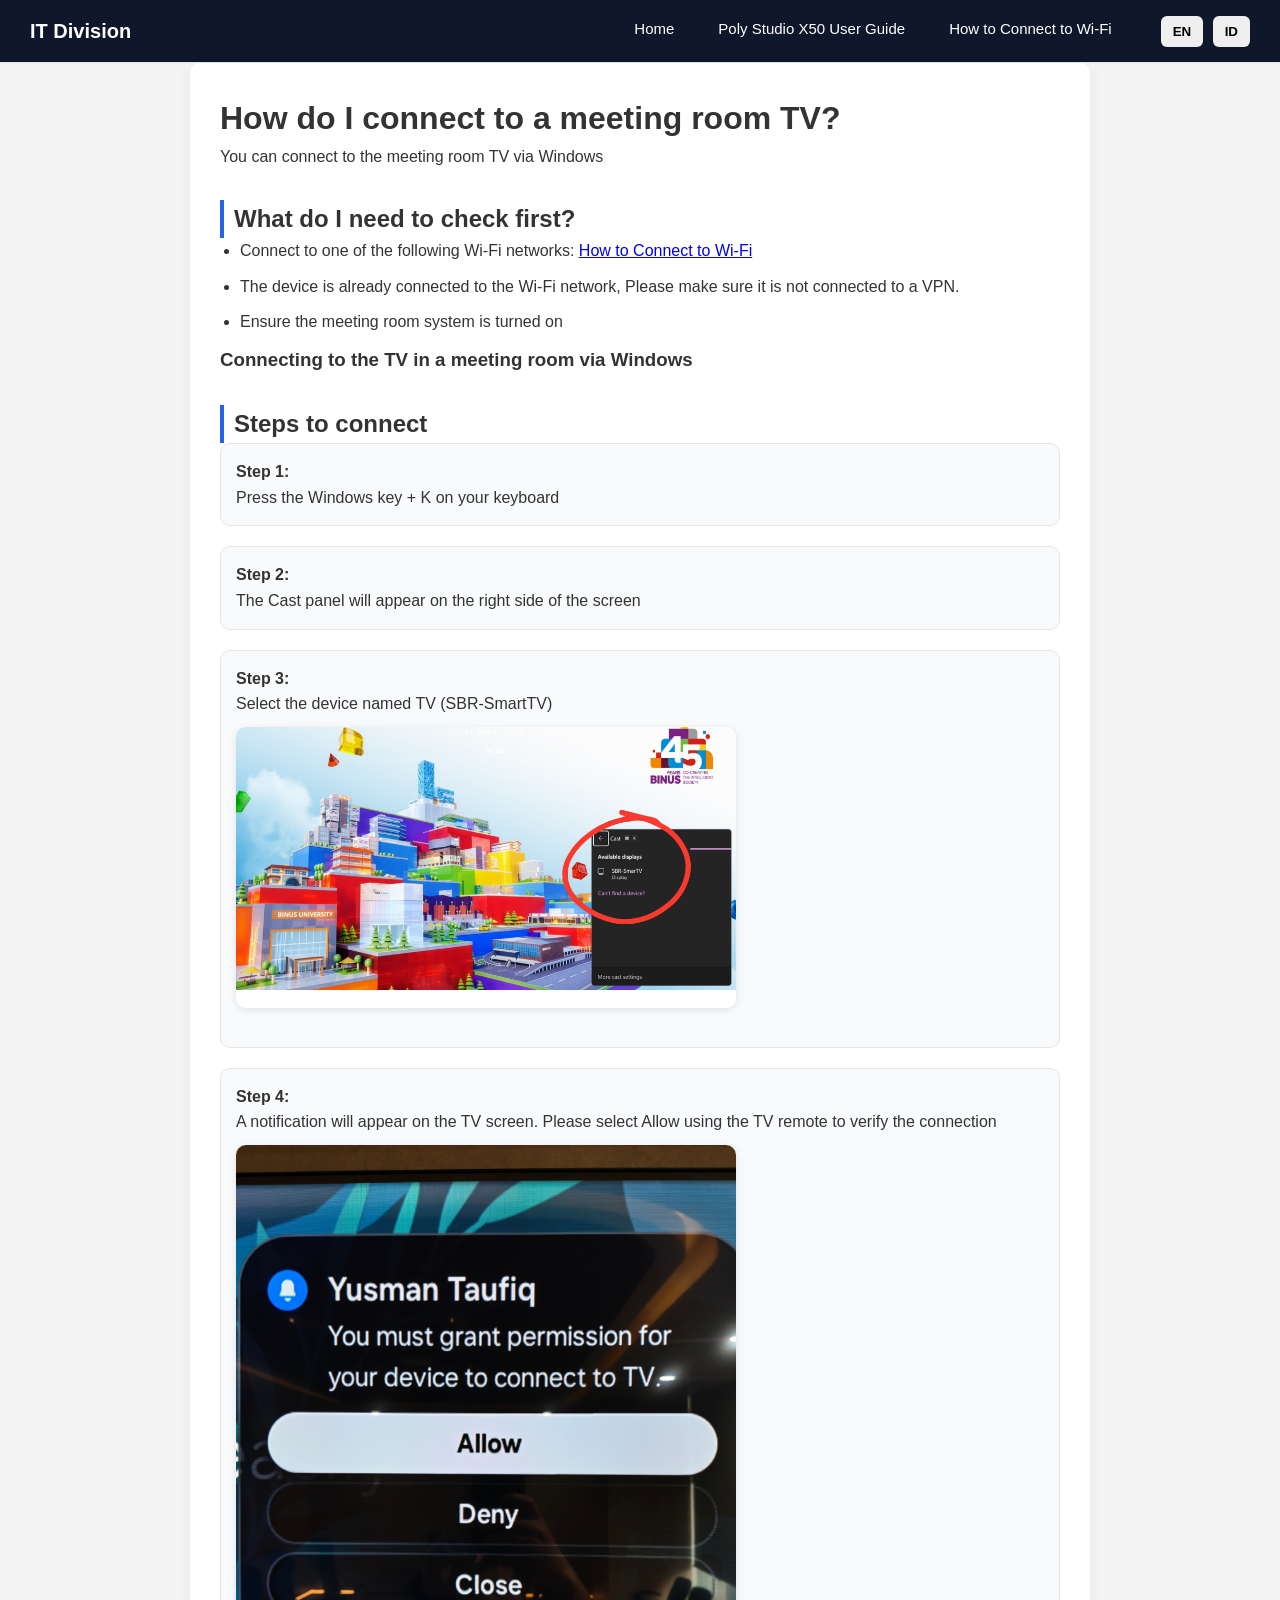
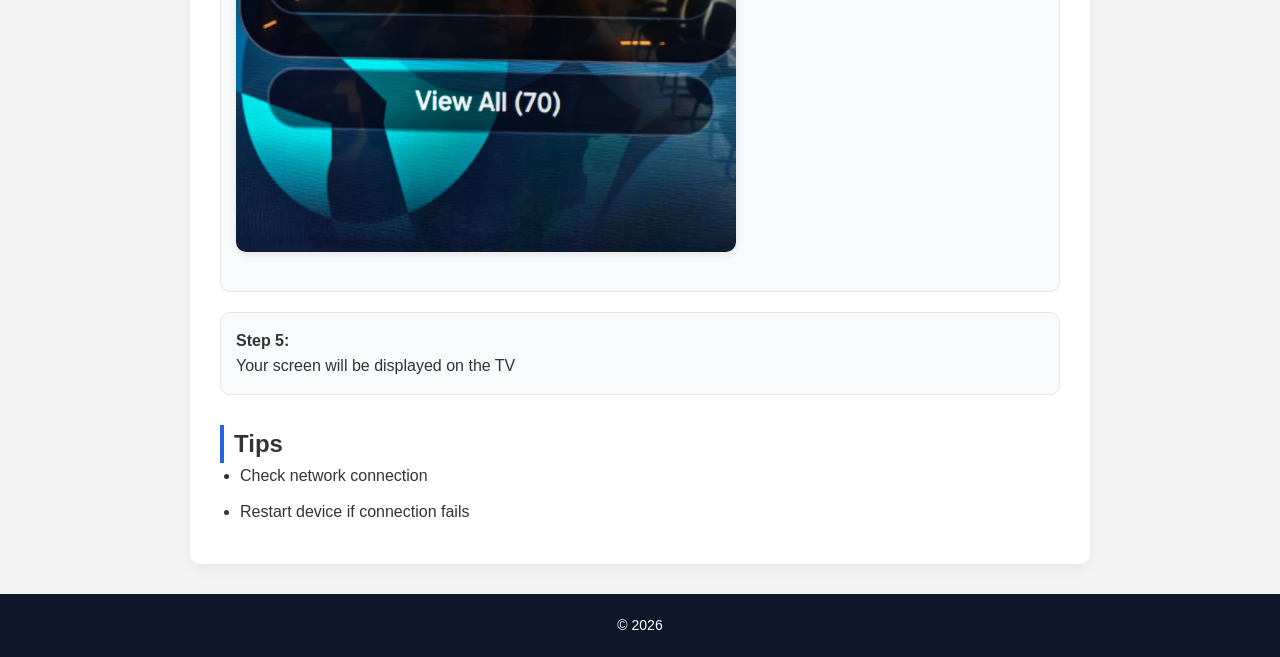
<file: panduan_windows.html>
<!DOCTYPE html>
<html lang="en">
<head>
  <meta charset="UTF-8">
  <title>Connecting Your Device</title>
  <meta name="viewport" content="width=device-width, initial-scale=1.0">

  <link rel="stylesheet" href="style.css">

  <style>

    body{
      margin:0;
      font-family:Arial, sans-serif;
      background:#f4f4f4;
    }

    .navbar{
      background:#0f172a;
      color:white;
      padding:15px 30px;
      display:flex;
      justify-content:space-between;
      align-items:center;
      flex-wrap:wrap;
    }

    .logo{
      font-size:20px;
      font-weight:bold;
    }

    .menu{
      display:flex;
      align-items:center;
      flex-wrap:wrap;
    }

    .menu a{
      color:white;
      text-decoration:none;
      margin-left:20px;
      font-size:15px;
    }

    .lang-switch{
      margin-left:20px;
    }

    .lang-switch button{
      padding:8px 12px;
      border:none;
      border-radius:6px;
      cursor:pointer;
      margin-left:5px;
      font-weight:bold;
    }

    .container{
      max-width:900px;
      margin:auto;
      background:white;
      padding:30px;
    }

    .step{
      background:#f8fafc;
      padding:15px;
      border-radius:10px;
      margin-bottom:20px;
    }

    img{
      border-radius:10px;
      margin-top:10px;
      box-shadow:0 2px 8px rgba(0,0,0,0.1);
    }

    footer{
      text-align:center;
      padding:20px;
      background:#0f172a;
      color:white;
      margin-top:30px;
    }

    @media(max-width:768px){

      .navbar{
        flex-direction:column;
        align-items:flex-start;
      }

      .menu{
        margin-top:15px;
      }

      .menu a{
        margin-left:0;
        margin-right:15px;
        margin-bottom:10px;
      }

      .lang-switch{
        margin-left:0;
        margin-top:10px;
      }

    }

  </style>

</head>

<body>

<header>

  <div class="navbar">

    <div class="logo">
      IT Division
    </div>

    <div class="menu">

      <a href="index.html" id="navHome">
        Home
      </a>

      <a href="polycom.html" id="navPolycom">
        Poly Studio X50 User Guide
      </a>

      <a href="access_wifi.html" id="navWifi">
        How to Connect to Wi-Fi
      </a>

      <span class="lang-switch">
        <button onclick="setLanguage('en')">EN</button>
        <button onclick="setLanguage('id')">ID</button>
      </span>

    </div>

  </div>

</header>

<div class="container">

  <h1 id="title">
    How do I connect to a meeting room TV?
  </h1>

  <p id="intro">
    You can connect to the meeting room TV via Windows
  </p>

  <h2 id="checkTitle">
    What do I need to check first?
  </h2>

  <ul>

    <li id="check1">
      Connect to one of the following Wi-Fi networks:
      <a href="access_wifi.html">How to Connect to Wi-Fi</a>
    </li>

    <li id="check2">
     The device is already connected to the Wi-Fi network, Please make sure it is not connected to a VPN.
    </li>

    <li id="check3">
      Ensure the meeting room system is turned on
    </li>

  </ul>

  <h3 id="windowsTitle">
    Connecting to the TV in a meeting room via Windows
  </h3>

  <h2 id="stepsTitle">
    Steps to connect
  </h2>

  <!-- STEP 1 -->

  <div class="step">

    <strong>Step 1:</strong><br>

    <span id="step1">
      Press the Windows key + K on your keyboard
    </span>

  </div>

  <!-- STEP 2 -->

  <div class="step">

    <strong>Step 2:</strong><br>

    <span id="step2">
      The Cast panel will appear on the right side of the screen
    </span>

  </div>

  <!-- STEP 3 -->

  <div class="step">

    <strong>Step 3:</strong><br>

    <span id="step3">
      Select the device named TV (SBR-SmartTV)
    </span>

    <p>
      <img src="img/1win.png"
           style="width:80%; max-width:500px;">
    </p>

  </div>

  <!-- STEP 4 -->

  <div class="step">

    <strong>Step 4:</strong><br>

    <span id="step4">
      A notification will appear on the TV screen.
      Please select Allow using the TV remote to verify the connection
    </span>

    <p>
      <img src="img/2win.png"
           style="width:80%; max-width:500px;">
    </p>

  </div>

  <!-- STEP 5 -->

  <div class="step">

    <strong>Step 5:</strong><br>

    <span id="step5">
      Your screen will be displayed on the TV
    </span>

  </div>

  <!-- TIPS -->

  <h2 id="tipsTitle">
    Tips
  </h2>

  <ul>

    

    <li id="tip2">
      Check network connection
    </li>

    <li id="tip3">
      Restart device if connection fails
    </li>

  </ul>

</div>

<footer>
  © 2026
</footer>

<script>

function setLanguage(lang){

  const text = {

    en: {

      /* NAVBAR */
      navHome: "Home",
      navPolycom: "Poly Studio X50 User Guide",
      navWifi: "How to Connect to Wi-Fi",

      /* PAGE */
      title:
      "How do I connect to a meeting room TV?",

      intro:
      "You can connect to the meeting room TV via Windows",

      checkTitle:
      "What do I need to check first?",

      check1:
      'Connect to one of the following Wi-Fi networks: <a href="access_wifi.html">Access Wifi</a>',

      check2:
      "The device is already connected to the Wi-Fi network. Please make sure it is not connected to a VPN, as it will not be able to connect to the meeting room TV.",

      check3:
      "Ensure the meeting room system is turned on",

      windowsTitle:
      "Connecting to the TV in a meeting room via Windows",

      stepsTitle:
      "Steps to connect",

      step1:
      "Press the Windows key + K on your keyboard",

      step2:
      "The Cast panel will appear on the right side of the screen",

      step3:
      "Select the device named TV (SBR-SmartTV)",

      step4:
      "A notification will appear on the TV screen. Please select Allow using the TV remote to verify the connection",

      step5:
      "Your screen will be displayed on the TV",

      tipsTitle:
      "Tips",

      

      tip2:
      "Check network connection",

      tip3:
      "Restart device if connection fails"
    },

    id: {

      /* NAVBAR */
      navHome: "Beranda",
      navPolycom: "Panduan Poly Studio X50",
      navWifi: "Cara Menghubungkan ke Wi-Fi",

      /* PAGE */
      title:
      "Bagaimana cara menghubungkan ke TV ruang meeting?",

      intro:
      "Anda dapat menghubungkan perangkat ke TV ruang meeting melalui Windows",

      checkTitle:
      "Apa yang perlu diperiksa terlebih dahulu?",

      check1:
      'Hubungkan ke salah satu jaringan Wi-Fi berikut: <a href="access_wifi.html">Access Wifi</a>',

      check2:
      "Perangkat sudah terhubung ke jaringan Wi-Fi, Pastikan perangkat tidak terhubung ke VPN.",

      check3:
      "Pastikan sistem meeting room sudah menyala",

      windowsTitle:
      "Menghubungkan ke TV ruang meeting melalui Windows",

      stepsTitle:
      "Langkah-langkah koneksi",

      step1:
      "Tekan tombol Windows + K pada keyboard",

      step2:
      "Panel Cast akan muncul di sisi kanan layar",

      step3:
      "Pilih perangkat dengan nama TV (SBR-SmartTV)",

      step4:
      "Notifikasi akan muncul pada layar TV. Silakan pilih Allow menggunakan remote TV untuk memverifikasi koneksi",

      step5:
      "Layar perangkat akan tampil di TV",

      tipsTitle:
      "Tips",

      

      tip2:
      "Periksa koneksi jaringan",

      tip3:
      "Restart perangkat jika koneksi gagal"
    }

  };

  for(const key in text[lang]){
    document.getElementById(key).innerHTML = text[lang][key];
  }

}

</script>

</body>
</html>
</file>
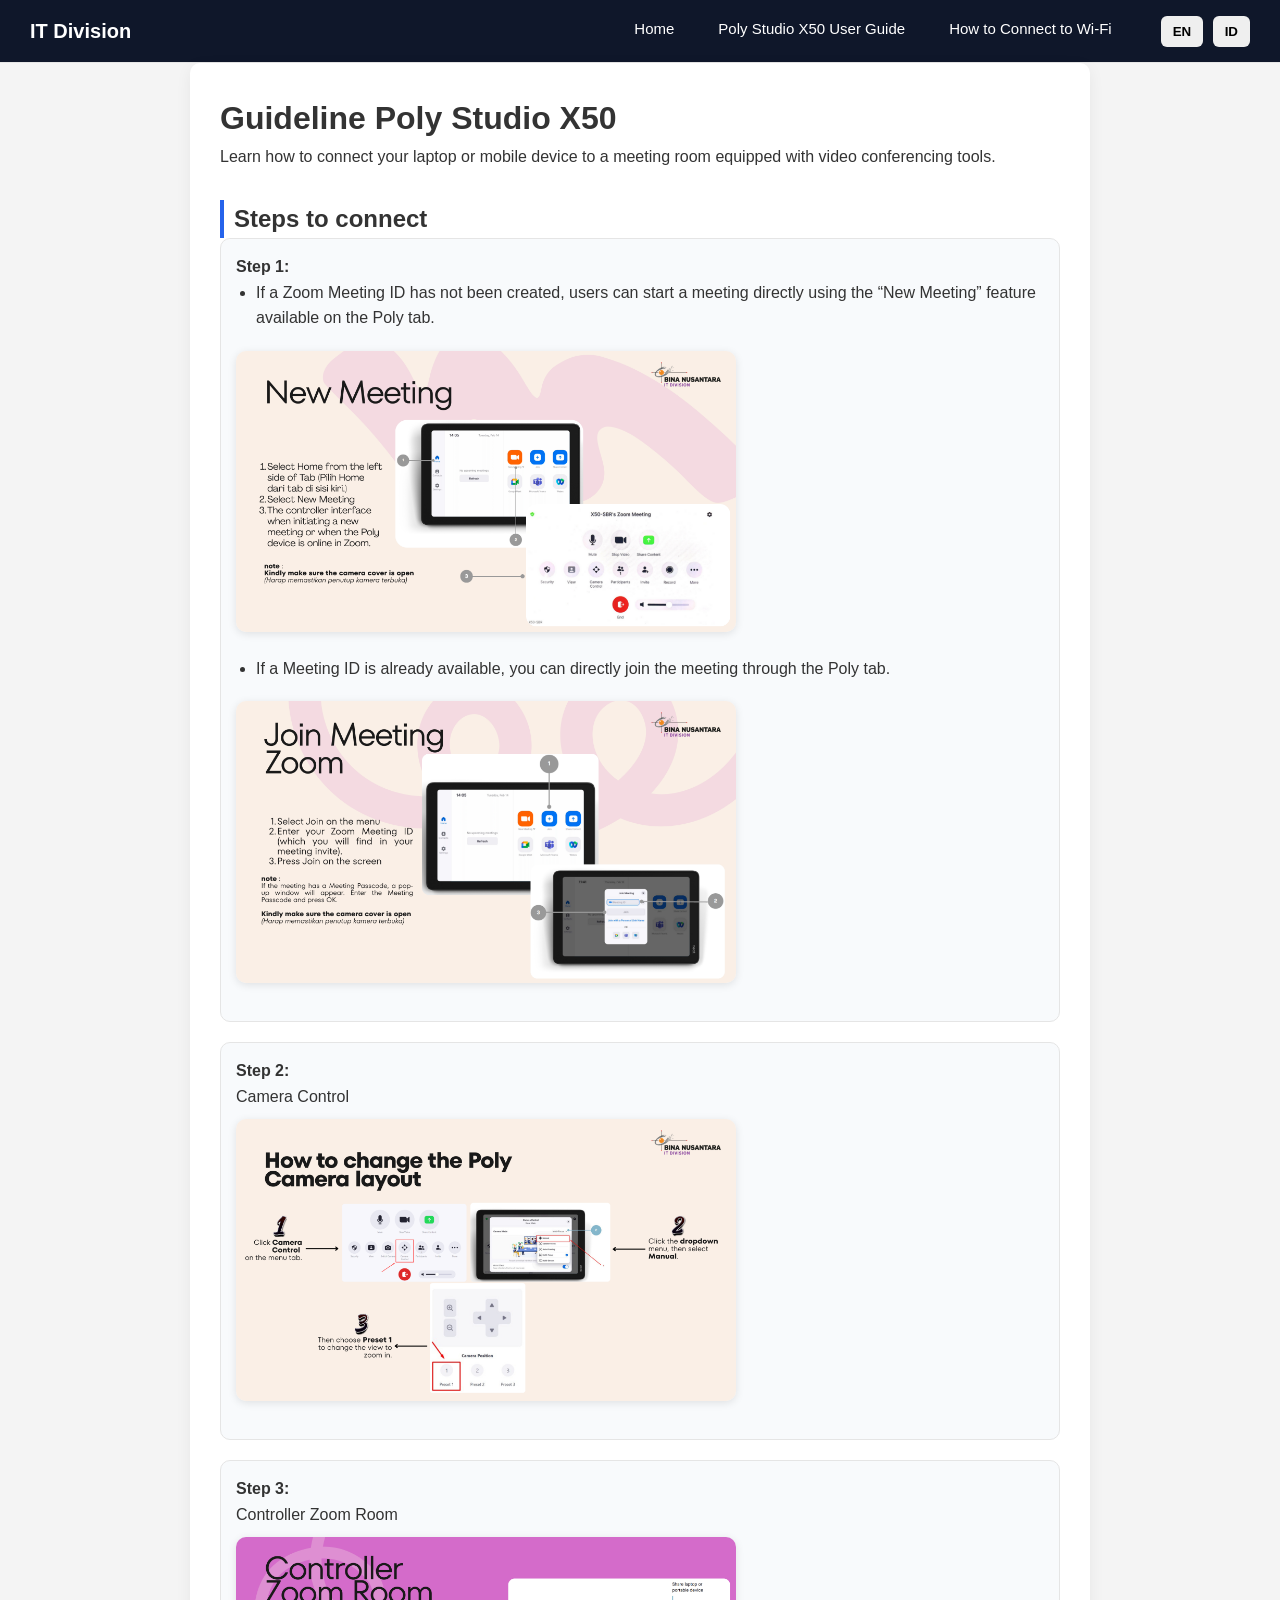
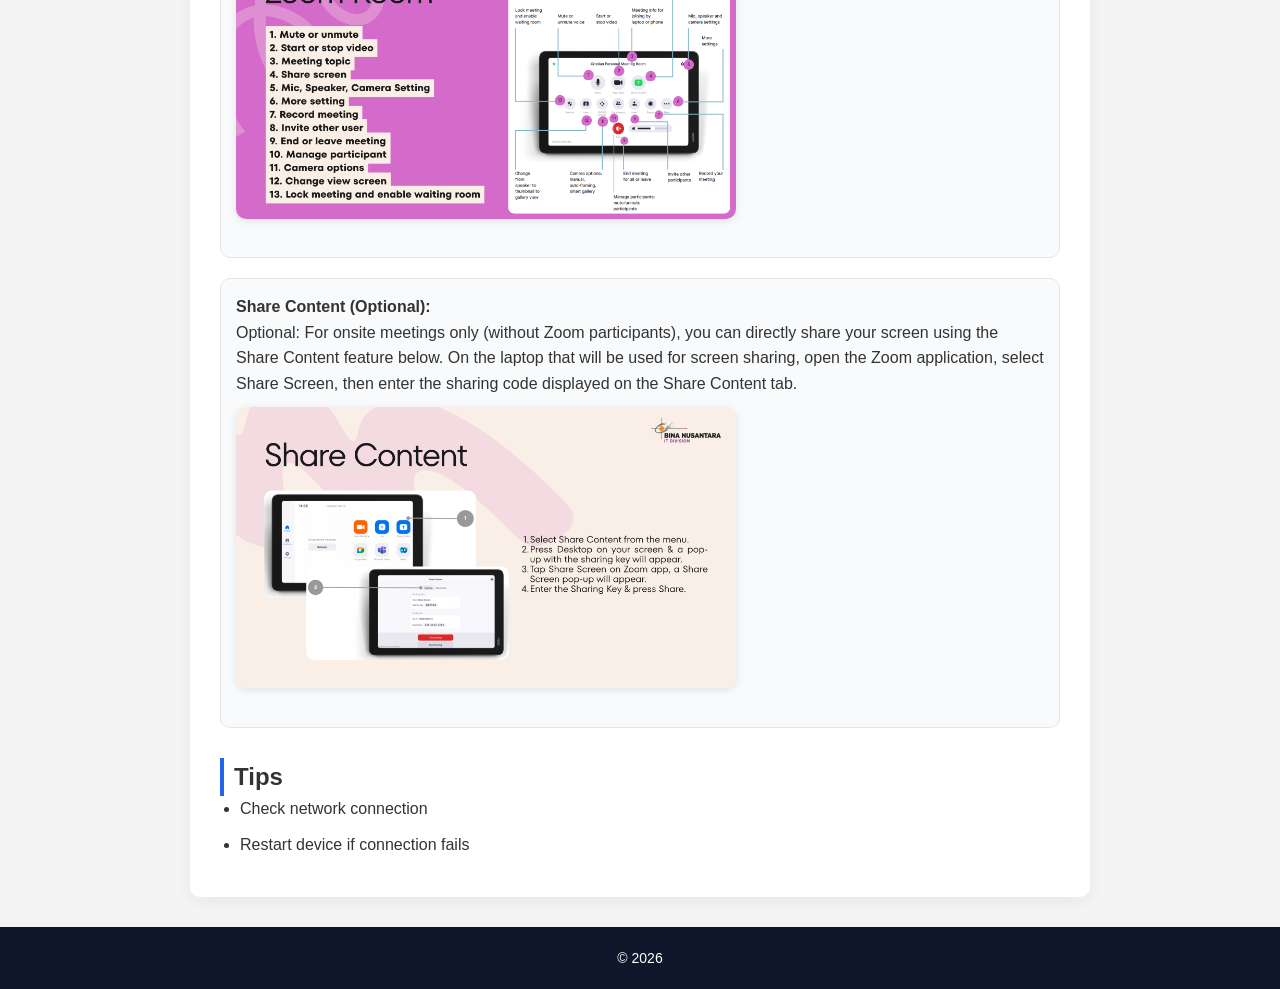
<file: polycom.html>
<!DOCTYPE html>
<html lang="en">
<head>
  <meta charset="UTF-8">
  <title>Guideline Poly Studio X50</title>
  <meta name="viewport" content="width=device-width, initial-scale=1.0">

  <link rel="stylesheet" href="style.css">

  <style>

    body {
      font-family: Arial, sans-serif;
      margin: 0;
      background: #f4f4f4;
    }

    .navbar {
      background: #0f172a;
      color: white;
      padding: 15px 30px;
      display: flex;
      justify-content: space-between;
      align-items: center;
      flex-wrap: wrap;
    }

    .logo {
      font-size: 20px;
      font-weight: bold;
    }

    .menu {
      display: flex;
      align-items: center;
      flex-wrap: wrap;
    }

    .menu a {
      color: white;
      text-decoration: none;
      margin-left: 20px;
      font-size: 15px;
    }

    .container {
      max-width: 900px;
      margin: auto;
      background: white;
      padding: 30px;
    }

    .step {
      background: #f8fafc;
      padding: 15px;
      border-radius: 10px;
      margin-bottom: 20px;
    }

    img {
      border-radius: 10px;
      margin-top: 10px;
      box-shadow: 0 2px 8px rgba(0,0,0,0.1);
    }

    footer {
      text-align: center;
      padding: 20px;
      background: #0f172a;
      color: white;
      margin-top: 30px;
    }

    .lang-switch {
      margin-left: 20px;
    }

    .lang-switch button {
      padding: 8px 12px;
      border: none;
      border-radius: 6px;
      cursor: pointer;
      margin-left: 5px;
      font-weight: bold;
    }

    .lang-switch button:hover {
      opacity: 0.9;
    }

    @media(max-width:768px){

      .navbar{
        flex-direction: column;
        align-items: flex-start;
      }

      .menu{
        margin-top: 15px;
      }

      .menu a{
        margin-left: 0;
        margin-right: 15px;
        margin-bottom: 10px;
      }

      .lang-switch{
        margin-left: 0;
        margin-top: 10px;
      }

    }

  </style>
</head>

<body>

<header>

  <div class="navbar">

    <div class="logo">
      IT Division
    </div>

    <div class="menu">

      <a href="index.html" id="navHome">
        Home
      </a>

      <a href="polycom.html" id="navPolycom">
        Poly Studio X50 User Guide
      </a>

      <a href="access_wifi.html" id="navWifi">
        How to Connect to Wi-Fi
      </a>

      <span class="lang-switch">
        <button onclick="setLanguage('en')">EN</button>
        <button onclick="setLanguage('id')">ID</button>
      </span>

    </div>

  </div>

</header>

<div class="container">

  <h1 id="title">
    Guideline Poly Studio X50
  </h1>

  <p id="intro">
    Learn how to connect your laptop or mobile device to a meeting room equipped with video conferencing tools.
  </p>

  <h2 id="stepsTitle">
    Steps to connect
  </h2>

  <!-- STEP 1 -->

  <div class="step">

    <strong>Step 1:</strong><br>

    <span id="step1">
      <ul>
        <li>
          If a Zoom Meeting ID has not been created, users can start a meeting directly using the “New Meeting” feature available on the Poly tab.
        </li>
      </ul>
    </span>

    <p>
      <img src="img/Poly1.png"
           style="width:80%; max-width:500px;">
    </p>

    <span id="step2">
      <ul>
        <li>
          If a Meeting ID is already available, you can directly join the meeting through the Poly tab.
        </li>
      </ul>
    </span>

    <p>
      <img src="img/poly2.png"
           style="width:80%; max-width:500px;">
    </p>

  </div>

  <!-- STEP 2 -->

  <div class="step">

    <strong>Step 2:</strong><br>

    <span id="step3">
      Camera Control
    </span>

    <p>
      <img src="img/Poly6.png"
           style="width:80%; max-width:500px;">
    </p>

  </div>

  <!-- STEP 3 -->

  <div class="step">

    <strong>Step 3:</strong><br>

    <span id="step4">
      Controller Zoom Room
    </span>

    <p>
      <img src="img/poly3.png"
           style="width:80%; max-width:500px;">
    </p>

  </div>

  <!-- STEP 4 -->

  <div class="step">

    <strong>Share Content (Optional):</strong><br>

    <span id="step5">
      Optional: For onsite meetings only (without Zoom participants), you can directly share your screen using the Share Content feature below. On the laptop that will be used for screen sharing, open the Zoom application, select Share Screen, then enter the sharing code displayed on the Share Content tab.
    </span>

    <p>
      <img src="img/poly7.png"
           style="width:80%; max-width:500px;">
    </p>

  </div>

  <!-- TIPS -->

  <h2 id="tipsTitle">
    Tips
  </h2>

  <ul>

    <li id="tip2">
      Check network connection
    </li>

    <li id="tip3">
      Restart device if connection fails
    </li>

  </ul>

</div>

<footer>
  © 2026
</footer>

<script>

function setLanguage(lang) {

  const text = {

    en: {

      /* NAVBAR */
      navHome: "Home",
      navPolycom: "Poly Studio X50 User Guide",
      navWifi: "How to Connect to Wi-Fi",

      /* PAGE */
      title: "Guideline Poly Studio X50",

      intro:
      "Learn how to connect your laptop or mobile device to a meeting room equipped with video conferencing tools.",

      stepsTitle:
      "Steps to connect",

      step1:
      "<ul><li>If a Zoom Meeting ID has not been created, users can start a meeting directly using the “New Meeting” feature available on the Poly tab.</li></ul>",

      step2:
      "<ul><li>If a Meeting ID is already available, you can directly join the meeting through the Poly tab.</li></ul>",

      step3:
      "Camera Control",

      step4:
      "Controller Zoom Room",

      step5:
      "Optional: For onsite meetings only (without Zoom participants), you can directly share your screen using the Share Content feature below. On the laptop that will be used for screen sharing, open the Zoom application, select Share Screen, then enter the sharing code displayed on the Share Content tab.",

      tipsTitle:
      "Tips",

      tip2:
      "Check network connection",

      tip3:
      "Restart device if connection fails"
    },

    id: {

      /* NAVBAR */
      navHome: "Beranda",
      navPolycom: "Panduan Poly Studio X50",
      navWifi: "Cara Menghubungkan ke Wi-Fi",

      /* PAGE */
      title: "Panduan Poly Studio X50",

      intro:
      "Pelajari cara menghubungkan laptop atau perangkat mobile ke ruang meeting yang dilengkapi perangkat video conference.",

      stepsTitle:
      "Langkah-langkah koneksi",

      step1:
      "<ul><li>Jika Zoom Meeting ID belum dibuat, pengguna dapat langsung memulai meeting menggunakan fitur “New Meeting” yang tersedia pada tab Poly.</li></ul>",

      step2:
      "<ul><li>Jika Meeting ID sudah tersedia, pengguna dapat langsung bergabung ke meeting melalui tab Poly.</li></ul>",

      step3:
      "Kontrol Kamera",

      step4:
      "Controller Zoom Room",

      step5:
      "Opsional: Khusus untuk meeting onsite tanpa peserta Zoom, Anda dapat langsung membagikan layar menggunakan fitur Share Content di bawah ini. Pada laptop yang akan digunakan untuk share screen, buka aplikasi Zoom, pilih Share Screen, lalu masukkan kode sharing yang muncul pada tab Share Content.",

      tipsTitle:
      "Tips",

      tip2:
      "Periksa koneksi jaringan",

      tip3:
      "Restart perangkat jika koneksi gagal"
    }
  };

  for (const key in text[lang]) {
    document.getElementById(key).innerHTML = text[lang][key];
  }

}

</script>

</body>
</html>
</file>
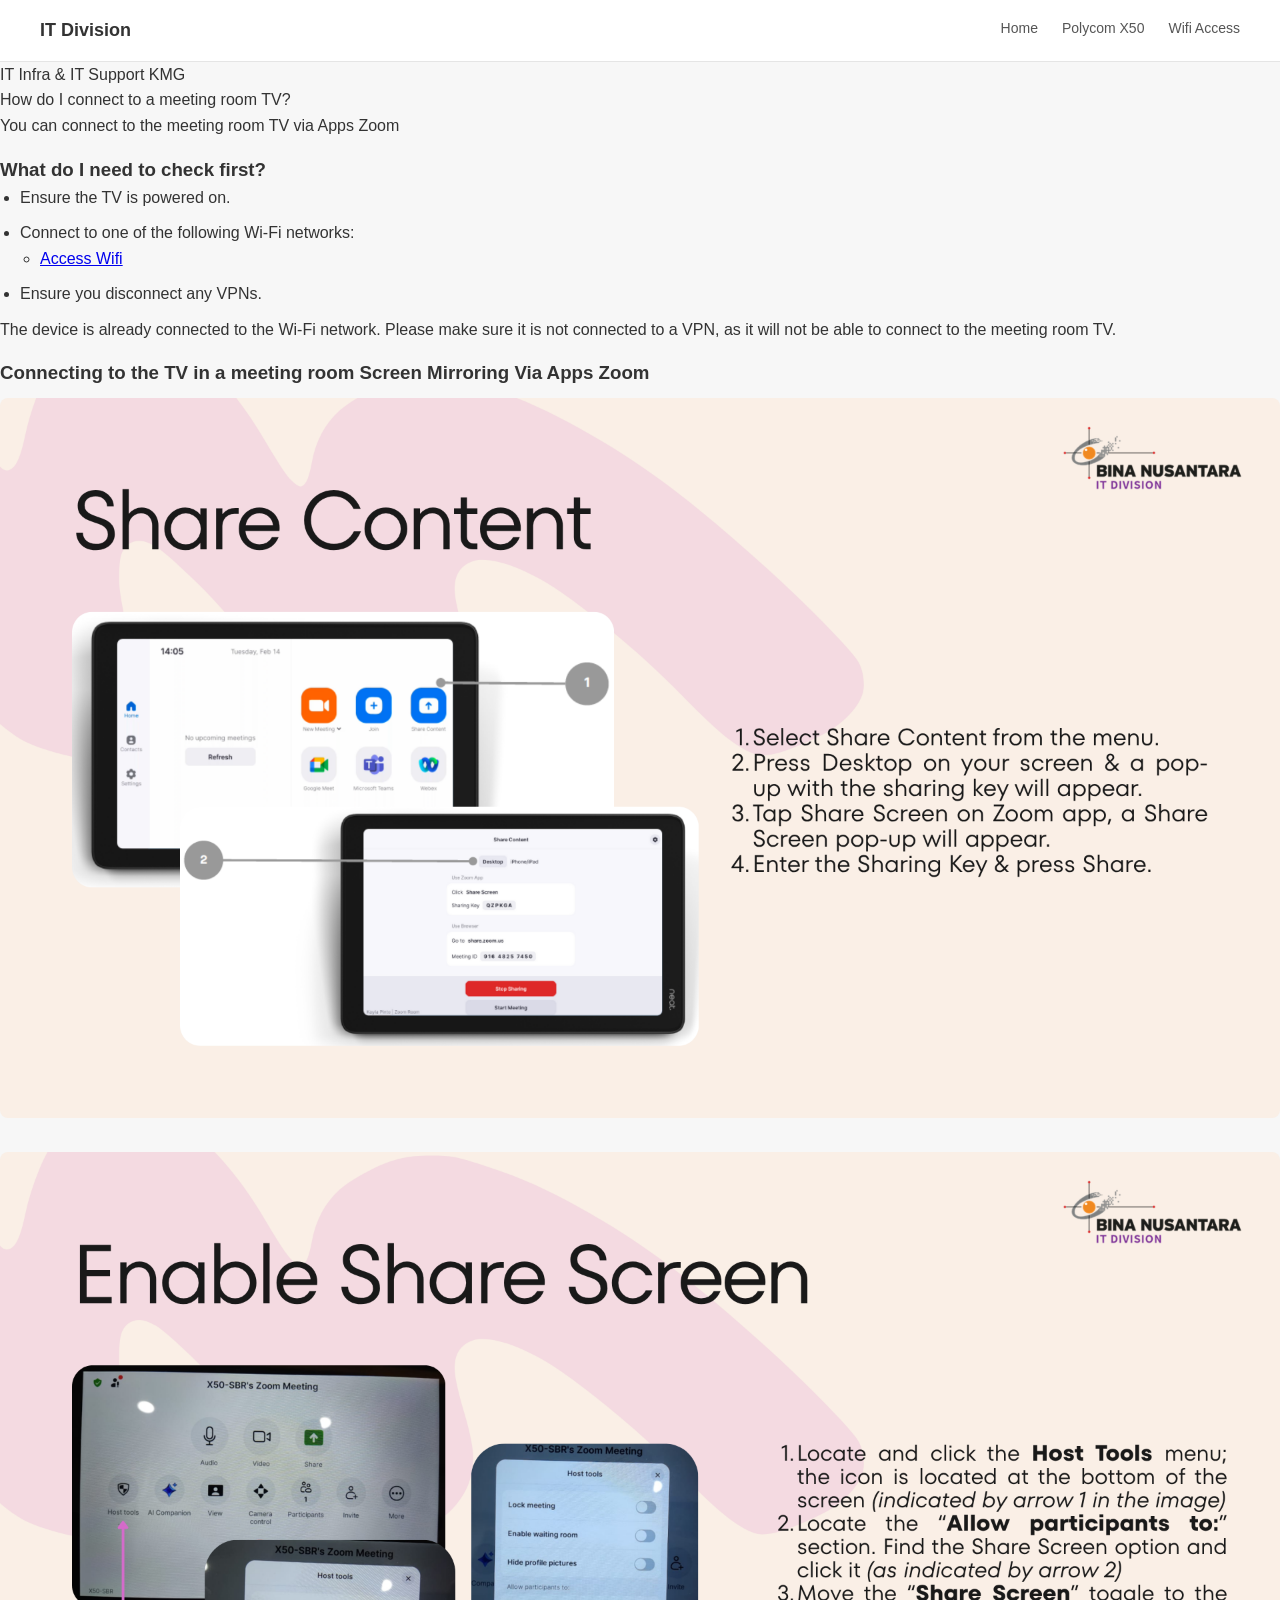
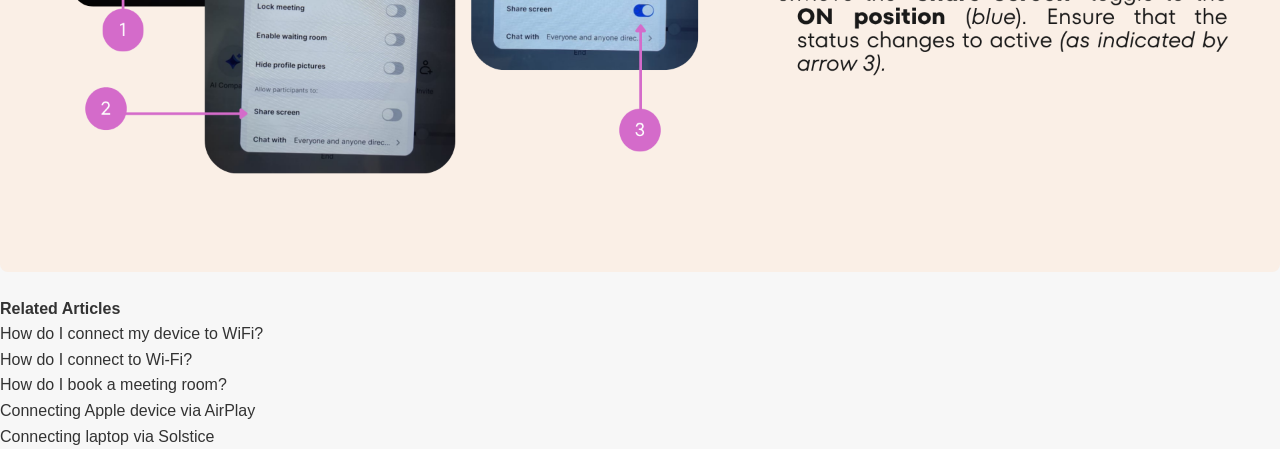
<file: sharingZoom.html>
<!DOCTYPE html>
<html lang="en">
<head>
<meta charset="UTF-8">
<meta name="viewport" content="width=device-width, initial-scale=1.0">
<title>How do I connect to a meeting room TV?</title>

<link href="https://fonts.googleapis.com/css2?family=Inter:wght@400;500;600;700&display=swap" rel="stylesheet">

<link rel="stylesheet" href="style.css">
</head>

<body>

<!-- NAVBAR -->
<div class="navbar">
  <div class="logo">IT Division
  </div>
  <div class="menu">
  <a href="index.html">Home</a>
    <a href="polycom.html">Polycom X50</a>
    <a href="access_wifi.html">Wifi Access</a>
  </div>
</div>

<!-- MAIN -->
<div class="wrapper">

  <!-- LEFT -->
  <div class="content">
    <div class="breadcrumb">IT Infra & IT Support KMG</div>

    <div class="title">How do I connect to a meeting room TV?</div>

    <p>You can connect to the meeting room TV via Apps Zoom</p>

    <h3>What do I need to check first?</h3>
    <ul>
      <li> Ensure the TV is powered on.</li>
            <li>Connect to one of the following Wi-Fi networks:
        <ul>
          <li><a href="access_wifi.html">Access Wifi</a></li>
                  </ul>
      </li>
      <li>Ensure you disconnect any VPNs.</li>
    </ul>

    <p>The device is already connected to the Wi-Fi network. Please make sure it is not connected to a VPN, as it will not be able to connect to the meeting room TV.</p>

    <h3>Connecting to the TV in a meeting room Screen Mirroring Via Apps Zoom</h3>
    <p> <img src="img/1share_zoom.png" class="rounded-xl mb-4 shadow"></p>
    <p> <img src="img/2share_zoom.png" class="rounded-xl mb-4 shadow"></p>
    

  </div>

  <!-- RIGHT -->
  <div class="sidebar">
    <h4>Related Articles</h4>

    <div class="related-item">How do I connect my device to WiFi?</div>
    <div class="related-item">How do I connect to Wi-Fi?</div>
    <div class="related-item">How do I book a meeting room?</div>
    <div class="related-item">Connecting Apple device via AirPlay</div>
    <div class="related-item">Connecting laptop via Solstice</div>

  </div>

</div>

</body>
</html>
</file>
<file: style.css>
/* GLOBAL CSS - MODERN SIMPLE PROFESSIONAL */

:root {
  --primary: #2563eb;
  --text: #333;
  --subtext: #555;
  --border: #e5e5e5;
  --bg: #f7f7f7;
  --white: #ffffff;
}

.header {
  text-align: center;
  padding: 40px 20px 20px;
}

.header h1 {
  font-size: 22px;
  letter-spacing: 2px;
  text-align: center; /* pastikan ini ada */
}
/* RESET */
* {
  margin: 0;
  padding: 0;
  box-sizing: border-box;
  font-family: Arial, sans-serif;
}

body {
  background: var(--bg);
  color: var(--text);
  line-height: 1.6;
}
.article h2 a {
  color: #111;          /* ubah jadi hitam */
  text-decoration: none; /* hilangkan garis bawah */
}
.article {
  padding: 20px;
  border-bottom: 1px solid #e5e5e5;
  transition: 0.2s;
}

.article:hover {
  background: #f1f1f1;
  cursor: pointer;
}
.article h2 a:hover {
  color: #555; /* efek hover biar modern */
}
/* NAVBAR */
.navbar {
  display: flex;
  justify-content: space-between;
  align-items: center;
  padding: 16px 40px;
  background: var(--white);
  border-bottom: 1px solid var(--border);
}

.logo {
  font-size: 18px;
  font-weight: bold;
}

.menu {
  display: flex;
  gap: 24px;
}

.menu a {
  text-decoration: none;
  color: var(--subtext);
  font-size: 14px;
  padding-bottom: 4px;
  transition: 0.2s;
}

.menu a:hover {
  color: var(--primary);
}

.menu a.active {
  color: var(--primary);
  border-bottom: 2px solid var(--primary);
  font-weight: 600;
}

/* CONTAINER */
.container {
  max-width: 900px;
  margin: 30px auto;
  background: var(--white);
  padding: 30px;
  border-radius: 10px;
  box-shadow: 0 4px 16px rgba(0,0,0,0.06);
}

/* TEXT */
h1 {
  margin-top: 0;
}

h2 {
  margin-top: 30px;
  border-left: 4px solid var(--primary);
  padding-left: 10px;
}

p {
  margin-bottom: 16px;
}

/* LIST */
ul {
  padding-left: 20px;
}

li {
  margin-bottom: 10px;
}

/* STEP BOX */
.step {
  background: #f9fafb;
  padding: 16px;
  border-radius: 8px;
  margin-bottom: 15px;
  border: 1px solid var(--border);
}

/* IMAGE */
img {
  max-width: 100%;
  border-radius: 8px;
  margin-top: 10px;
}

/* FOOTER */
footer {
  text-align: center;
  padding: 20px;
  font-size: 14px;
  color: #888;
}

/* MOBILE */
@media (max-width: 768px) {
  .navbar {
    flex-direction: column;
    align-items: flex-start;
    gap: 10px;
  }
/* IMAGE GLOBAL */
.content img {
  width: 100%;
  max-width: 600px;   /* biar tidak terlalu besar */
  height: auto;
  display: block;
  margin: 16px 0;
  border-radius: 12px;
}

/* KHUSUS MOBILE DEVICE (iPhone/iPad image) */
.content img.small {
  max-width: 300px;
  margin: 16px auto; /* center */
}
.wrapper {
  display: flex;
  gap: 40px;
  max-width: 1100px;
  margin: auto;
  padding: 20px;
}

.content {
  flex: 3;
}

.sidebar {
  flex: 1;
}

/* MOBILE */
@media (max-width: 768px) {
  .wrapper {
    flex-direction: column;
  }
}
  .menu {
    flex-wrap: wrap;
    gap: 16px;
  }
.wrapper {
  display: flex;
  gap: 40px;
  max-width: 1100px;
  margin: auto;
  padding: 20px;
}

.content {
  flex: 3;
}

.sidebar {
  flex: 1;
}

/* MOBILE */
@media (max-width: 768px) {
  .wrapper {
    flex-direction: column;
  }
}
  .container {
    margin: 20px;
    padding: 20px;
  }
}
</file>
